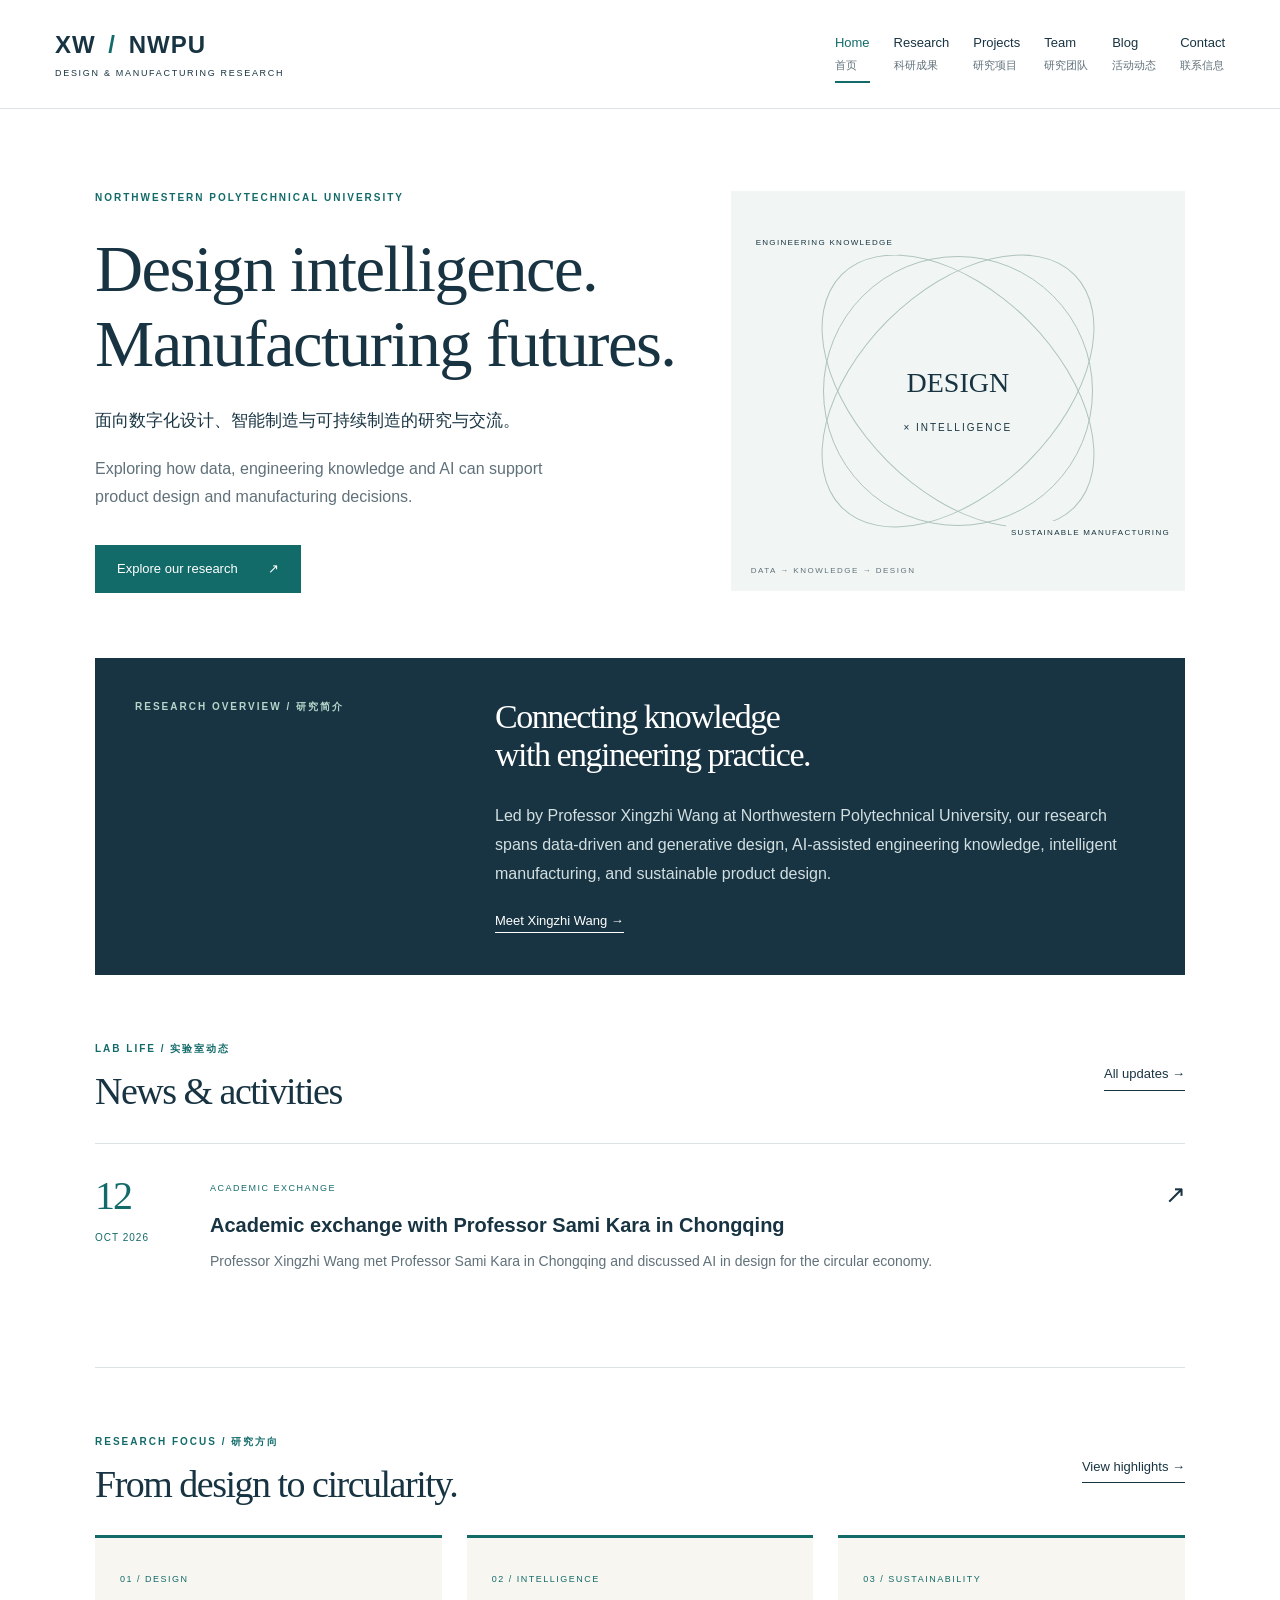
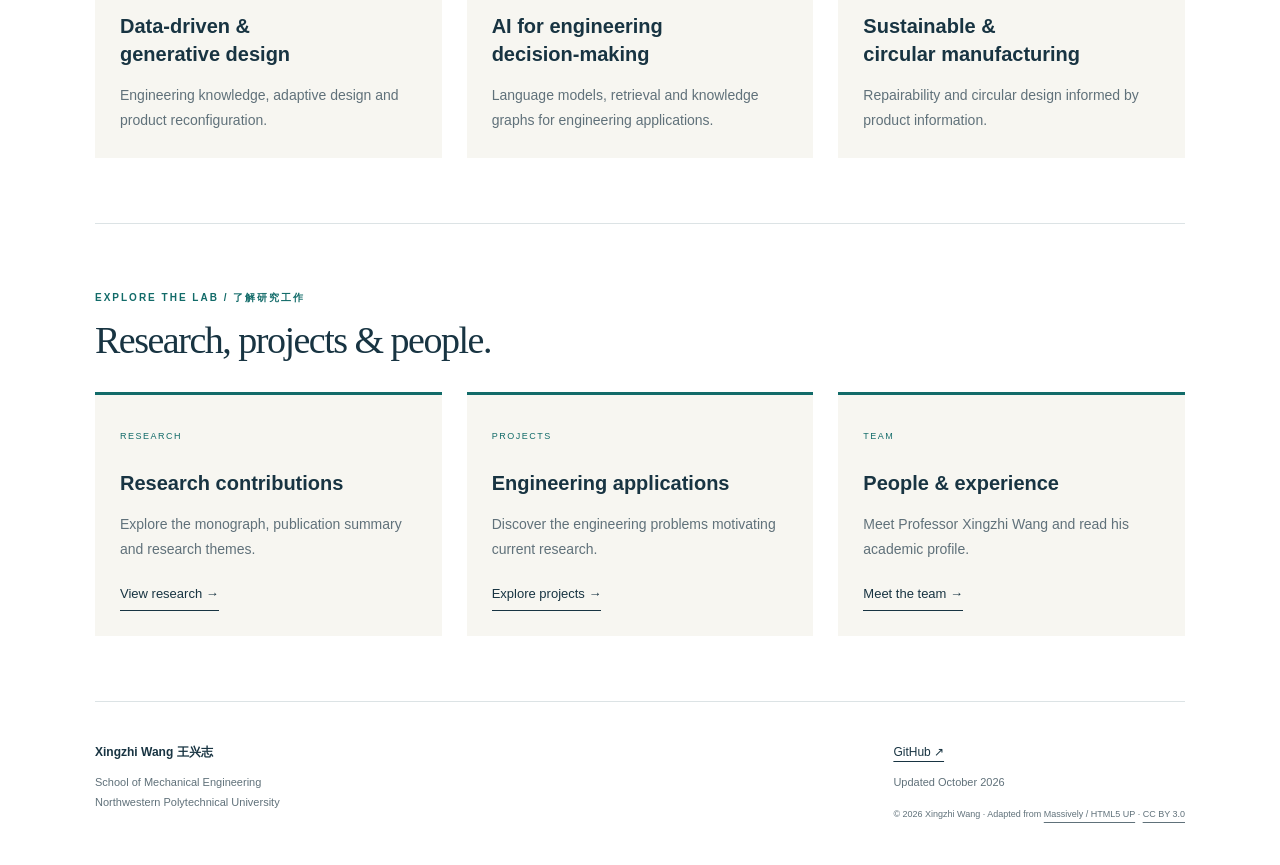
<file: index.html>
<!DOCTYPE html>
<!-- Academic adaptation of Massively by HTML5 UP | CC BY 3.0. -->
<html lang="en"><head><meta charset="utf-8"><meta name="viewport" content="width=device-width, initial-scale=1"><title>Lab & updates | Xingzhi Wang · NWPU</title><meta name="description" content="Design and manufacturing research, lab updates, Xingzhi Wang’s academic profile and research highlights at Northwestern Polytechnical University."><link rel="stylesheet" href="assets/css/lab.css"></head><body>
<a class="skip" href="#main">Skip to content</a>
<header class="site-header"><div class="header-inner"><a class="brand" href="index.html"><b>XW<span> / </span>NWPU</b><small>DESIGN &amp; MANUFACTURING RESEARCH</small></a><nav aria-label="Main navigation"><a href="index.html" aria-current="page">Home<small lang="zh-CN">首页</small></a><a href="research.html">Research<small lang="zh-CN">科研成果</small></a><a href="projects.html">Projects<small lang="zh-CN">研究项目</small></a><a href="team.html">Team<small lang="zh-CN">研究团队</small></a><a href="blog.html">Blog<small lang="zh-CN">活动动态</small></a><a href="contact.html">Contact<small lang="zh-CN">联系信息</small></a></nav></div></header>
<main id="main"><section class="home-hero"><div><p class="eyebrow">NORTHWESTERN POLYTECHNICAL UNIVERSITY</p><h1>Design intelligence.<br>Manufacturing futures.</h1><p class="intro" lang="zh-CN">面向数字化设计、智能制造与可持续制造的研究与交流。</p><p class="hero-copy">Exploring how data, engineering knowledge and AI can support product design and manufacturing decisions.</p><a class="button" href="research.html">Explore our research <span>↗</span></a></div><div class="research-art" aria-label="Research themes: design, intelligence and sustainability"><div class="orbit one"></div><div class="orbit two"></div><div class="orbit three"></div><div class="art-center">DESIGN<br><span>× INTELLIGENCE</span></div><span class="art-tag top">ENGINEERING KNOWLEDGE</span><span class="art-tag bottom">SUSTAINABLE MANUFACTURING</span><span class="art-caption">DATA → KNOWLEDGE → DESIGN</span></div></section>
<section class="overview"><p class="eyebrow">RESEARCH OVERVIEW / 研究简介</p><div><h2>Connecting knowledge<br>with engineering practice.</h2><p>Led by Professor Xingzhi Wang at Northwestern Polytechnical University, our research spans data-driven and generative design, AI-assisted engineering knowledge, intelligent manufacturing, and sustainable product design.</p><a class="text-link" href="profile.html">Meet Xingzhi Wang →</a></div></section>
<section class="news"><div class="section-top"><div><p class="eyebrow">LAB LIFE / 实验室动态</p><h2>News &amp; activities</h2></div><a class="text-link" href="blog.html">All updates →</a></div><article class="news-item"><time datetime="2026-10-12"><b>12</b>OCT 2026</time><div><span class="category">ACADEMIC EXCHANGE</span><h3><a href="blog.html#chongqing-2026">Academic exchange with Professor Sami Kara in Chongqing</a></h3><p>Professor Xingzhi Wang met Professor Sami Kara in Chongqing and discussed AI in design for the circular economy.</p></div><span class="news-mark" aria-hidden="true">↗</span></article></section>
<section class="themes"><div class="section-top"><div><p class="eyebrow">RESEARCH FOCUS / 研究方向</p><h2>From design to circularity.</h2></div><a class="text-link" href="research.html">View highlights →</a></div><div class="theme-grid"><article><span>01 / DESIGN</span><h3>Data-driven &amp;<br>generative design</h3><p>Engineering knowledge, adaptive design and product reconfiguration.</p></article><article><span>02 / INTELLIGENCE</span><h3>AI for engineering<br>decision-making</h3><p>Language models, retrieval and knowledge graphs for engineering applications.</p></article><article><span>03 / SUSTAINABILITY</span><h3>Sustainable &amp;<br>circular manufacturing</h3><p>Repairability and circular design informed by product information.</p></article></div></section><section class="themes"><div class="section-top"><div><p class="eyebrow">EXPLORE THE LAB / 了解研究工作</p><h2>Research, projects &amp; people.</h2></div></div><div class="theme-grid"><article><span>RESEARCH</span><h3>Research contributions</h3><p>Explore the monograph, publication summary and research themes.</p><a class="text-link" href="research.html">View research →</a></article><article><span>PROJECTS</span><h3>Engineering applications</h3><p>Discover the engineering problems motivating current research.</p><a class="text-link" href="projects.html">Explore projects →</a></article><article><span>TEAM</span><h3>People &amp; experience</h3><p>Meet Professor Xingzhi Wang and read his academic profile.</p><a class="text-link" href="team.html">Meet the team →</a></article></div></section></main>
<footer class="site-footer"><div><b>Xingzhi Wang <span lang="zh-CN">王兴志</span></b><p>School of Mechanical Engineering<br>Northwestern Polytechnical University</p></div><div><a href="https://github.com/XingzhiWANG829">GitHub ↗</a><p>Updated October 2026</p><small>© 2026 Xingzhi Wang · Adapted from <a href="https://html5up.net/massively">Massively / HTML5 UP</a> · <a href="https://creativecommons.org/licenses/by/3.0/">CC BY 3.0</a></small></div></footer></body></html>
</file>
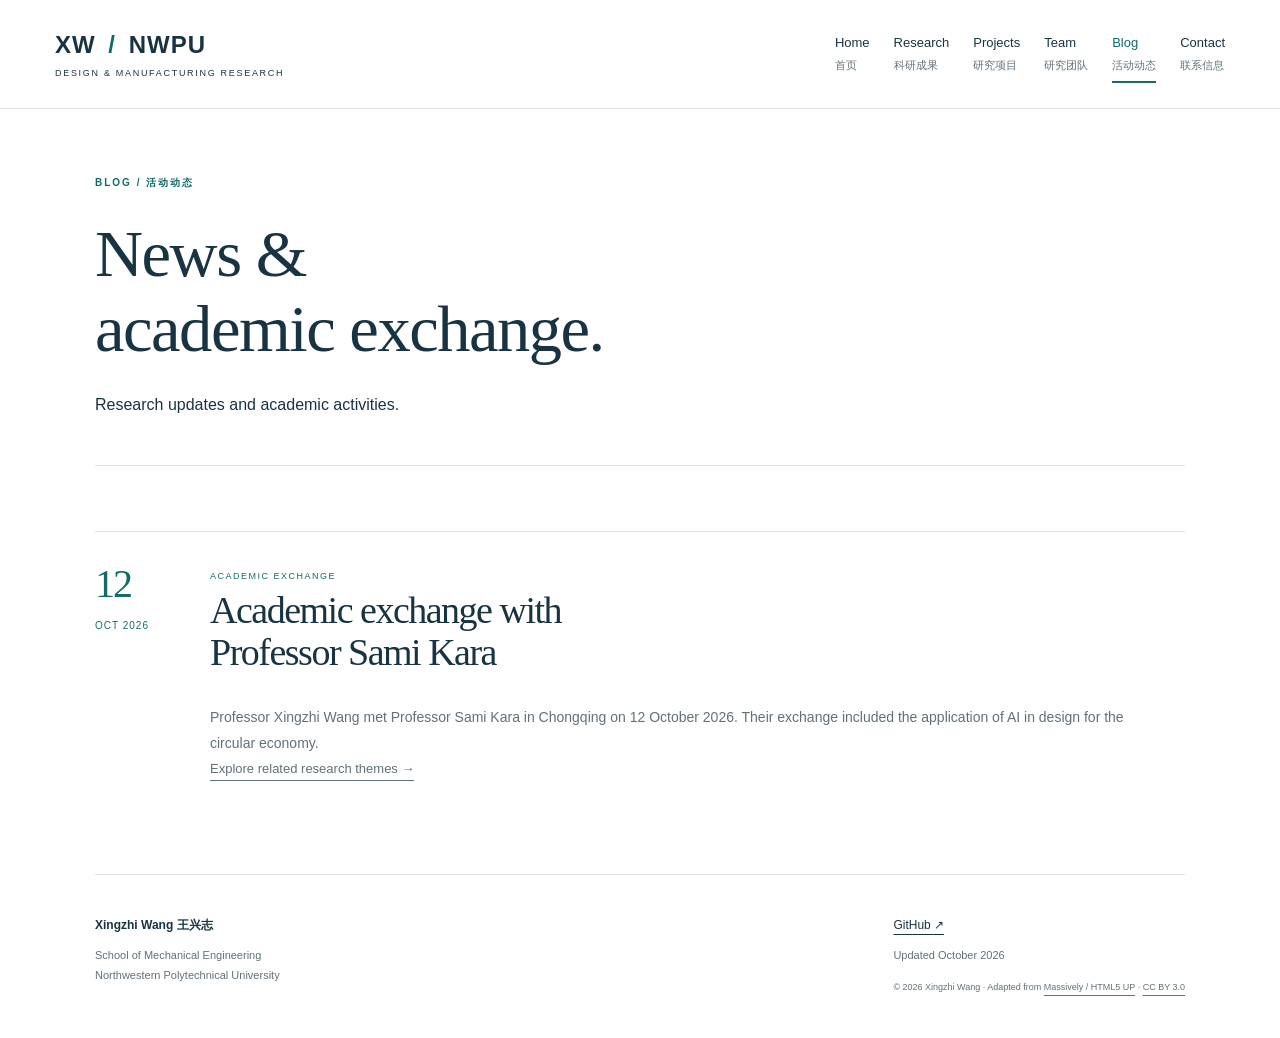
<file: blog.html>
<!DOCTYPE html>
<!-- Academic adaptation of Massively by HTML5 UP | CC BY 3.0. -->
<html lang="en"><head><meta charset="utf-8"><meta name="viewport" content="width=device-width, initial-scale=1"><title>News & activities | Xingzhi Wang · NWPU</title><meta name="description" content="Design and manufacturing research, lab updates, Xingzhi Wang’s academic profile and research highlights at Northwestern Polytechnical University."><link rel="stylesheet" href="assets/css/lab.css"></head><body>
<a class="skip" href="#main">Skip to content</a>
<header class="site-header"><div class="header-inner"><a class="brand" href="index.html"><b>XW<span> / </span>NWPU</b><small>DESIGN &amp; MANUFACTURING RESEARCH</small></a><nav aria-label="Main navigation"><a href="index.html">Home<small lang="zh-CN">首页</small></a><a href="research.html">Research<small lang="zh-CN">科研成果</small></a><a href="projects.html">Projects<small lang="zh-CN">研究项目</small></a><a href="team.html">Team<small lang="zh-CN">研究团队</small></a><a href="blog.html" aria-current="page">Blog<small lang="zh-CN">活动动态</small></a><a href="contact.html">Contact<small lang="zh-CN">联系信息</small></a></nav></div></header>
<main id="main"><div class="page-hero"><p class="eyebrow">BLOG / 活动动态</p><h1>News &amp;<br>academic exchange.</h1><p>Research updates and academic activities.</p></div><section class="news"><article class="news-item" id="chongqing-2026"><time datetime="2026-10-12"><b>12</b>OCT 2026</time><div><span class="category">ACADEMIC EXCHANGE</span><h2>Academic exchange with<br>Professor Sami Kara</h2><p>Professor Xingzhi Wang met Professor Sami Kara in Chongqing on 12 October 2026. Their exchange included the application of AI in design for the circular economy.</p><p><a class="text-link" href="research.html#themes">Explore related research themes →</a></p></div></article></section></main>
<footer class="site-footer"><div><b>Xingzhi Wang <span lang="zh-CN">王兴志</span></b><p>School of Mechanical Engineering<br>Northwestern Polytechnical University</p></div><div><a href="https://github.com/XingzhiWANG829">GitHub ↗</a><p>Updated October 2026</p><small>© 2026 Xingzhi Wang · Adapted from <a href="https://html5up.net/massively">Massively / HTML5 UP</a> · <a href="https://creativecommons.org/licenses/by/3.0/">CC BY 3.0</a></small></div></footer></body></html>
</file>
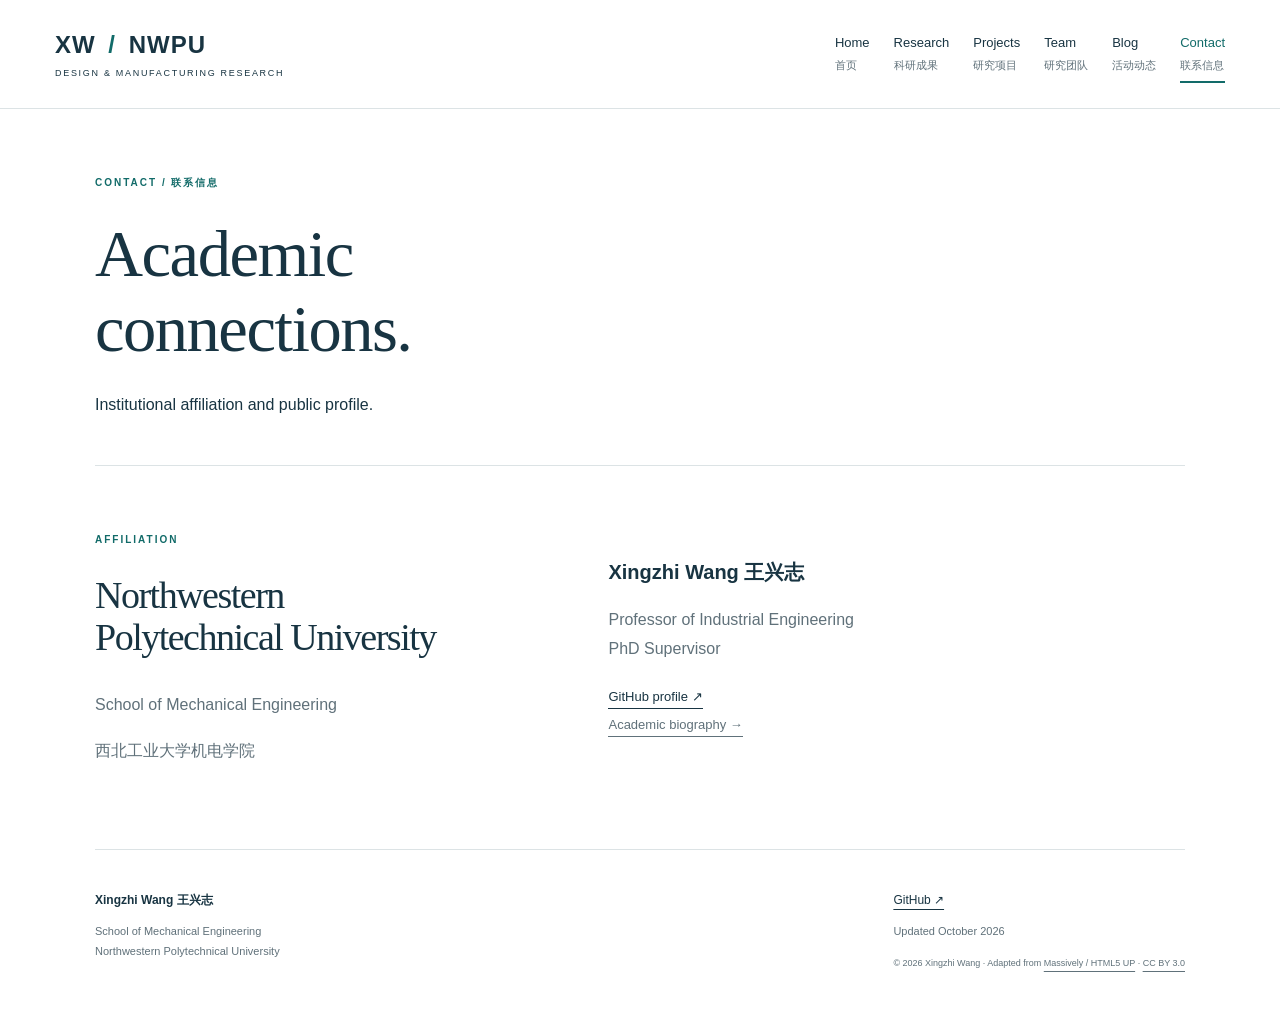
<file: contact.html>
<!DOCTYPE html>
<!-- Academic adaptation of Massively by HTML5 UP | CC BY 3.0. -->
<html lang="en"><head><meta charset="utf-8"><meta name="viewport" content="width=device-width, initial-scale=1"><title>Contact | Xingzhi Wang · NWPU</title><meta name="description" content="Design and manufacturing research, lab updates, Xingzhi Wang’s academic profile and research highlights at Northwestern Polytechnical University."><link rel="stylesheet" href="assets/css/lab.css"></head><body>
<a class="skip" href="#main">Skip to content</a>
<header class="site-header"><div class="header-inner"><a class="brand" href="index.html"><b>XW<span> / </span>NWPU</b><small>DESIGN &amp; MANUFACTURING RESEARCH</small></a><nav aria-label="Main navigation"><a href="index.html">Home<small lang="zh-CN">首页</small></a><a href="research.html">Research<small lang="zh-CN">科研成果</small></a><a href="projects.html">Projects<small lang="zh-CN">研究项目</small></a><a href="team.html">Team<small lang="zh-CN">研究团队</small></a><a href="blog.html">Blog<small lang="zh-CN">活动动态</small></a><a href="contact.html" aria-current="page">Contact<small lang="zh-CN">联系信息</small></a></nav></div></header>
<main id="main"><div class="page-hero"><p class="eyebrow">CONTACT / 联系信息</p><h1>Academic<br>connections.</h1><p>Institutional affiliation and public profile.</p></div><section class="feature"><div><p class="eyebrow">AFFILIATION</p><h2>Northwestern<br>Polytechnical University</h2><p>School of Mechanical Engineering</p><p lang="zh-CN">西北工业大学机电学院</p></div><div><h3>Xingzhi Wang <span lang="zh-CN">王兴志</span></h3><p>Professor of Industrial Engineering<br>PhD Supervisor</p><a class="text-link" href="https://github.com/XingzhiWANG829">GitHub profile ↗</a><p><a class="text-link" href="profile.html">Academic biography →</a></p></div></section></main>
<footer class="site-footer"><div><b>Xingzhi Wang <span lang="zh-CN">王兴志</span></b><p>School of Mechanical Engineering<br>Northwestern Polytechnical University</p></div><div><a href="https://github.com/XingzhiWANG829">GitHub ↗</a><p>Updated October 2026</p><small>© 2026 Xingzhi Wang · Adapted from <a href="https://html5up.net/massively">Massively / HTML5 UP</a> · <a href="https://creativecommons.org/licenses/by/3.0/">CC BY 3.0</a></small></div></footer></body></html>
</file>
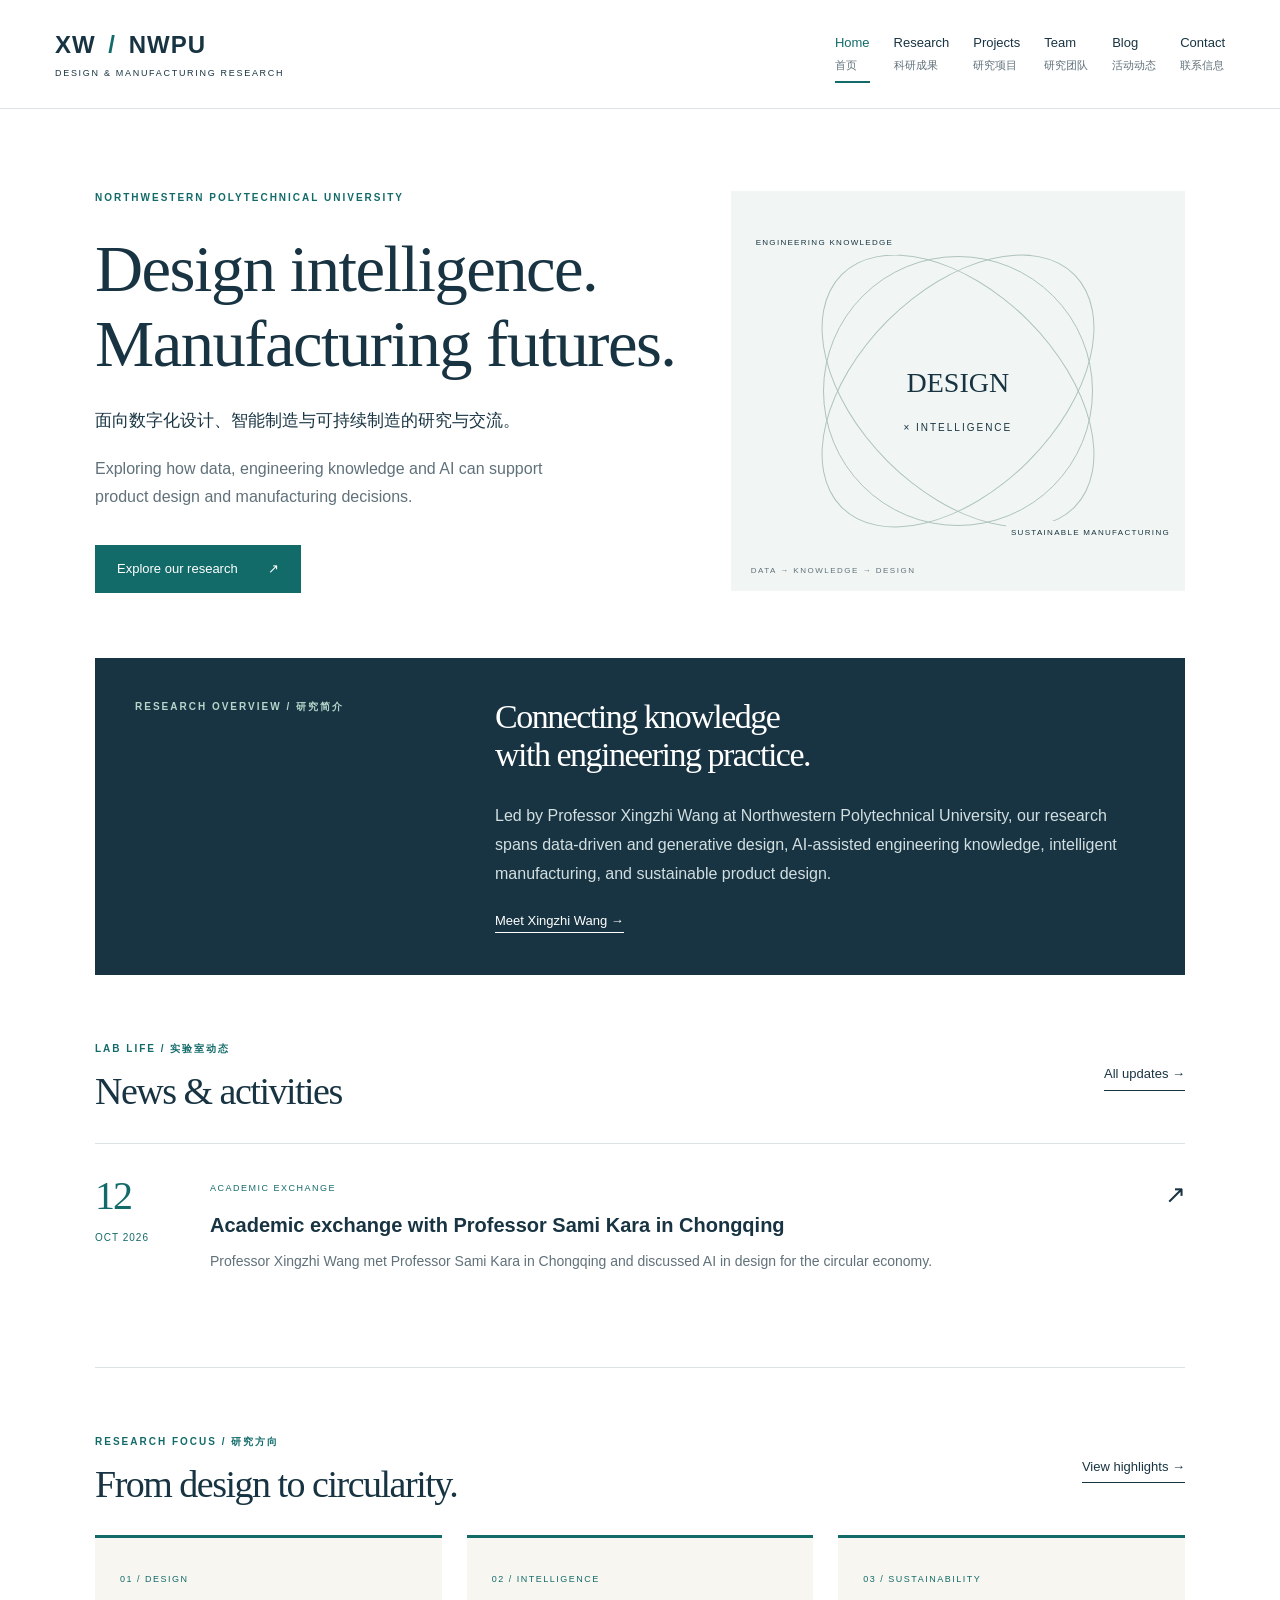
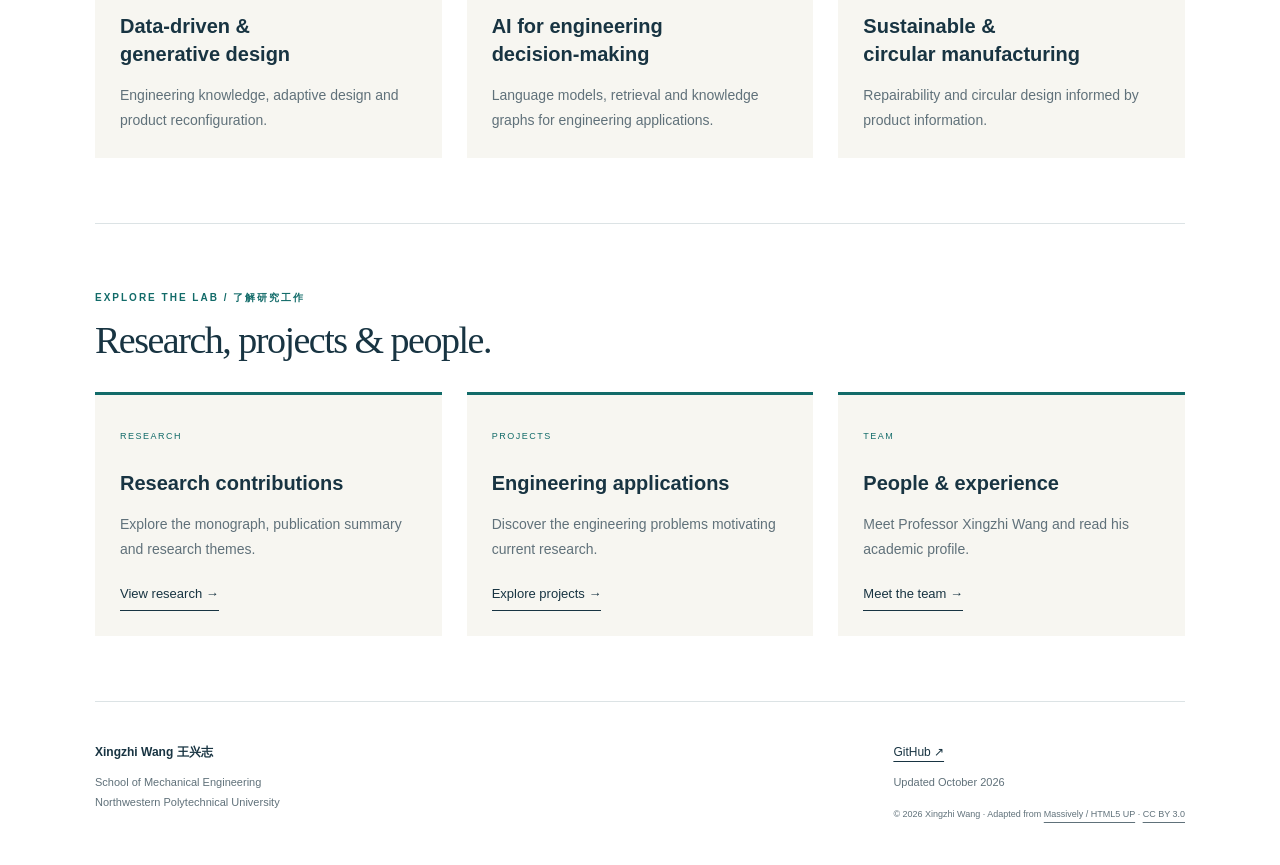
<file: elements.html>
<!DOCTYPE html>
<html lang="en"><head><meta charset="utf-8"><meta name="viewport" content="width=device-width, initial-scale=1"><meta name="robots" content="noindex"><meta http-equiv="refresh" content="0; url=index.html"><title>Xingzhi Wang | Academic profile</title><link rel="canonical" href="https://xingzhiwang829.github.io/"></head><body><p>This page has moved to <a href="index.html">Xingzhi Wang’s academic profile</a>.</p></body></html>
</file>
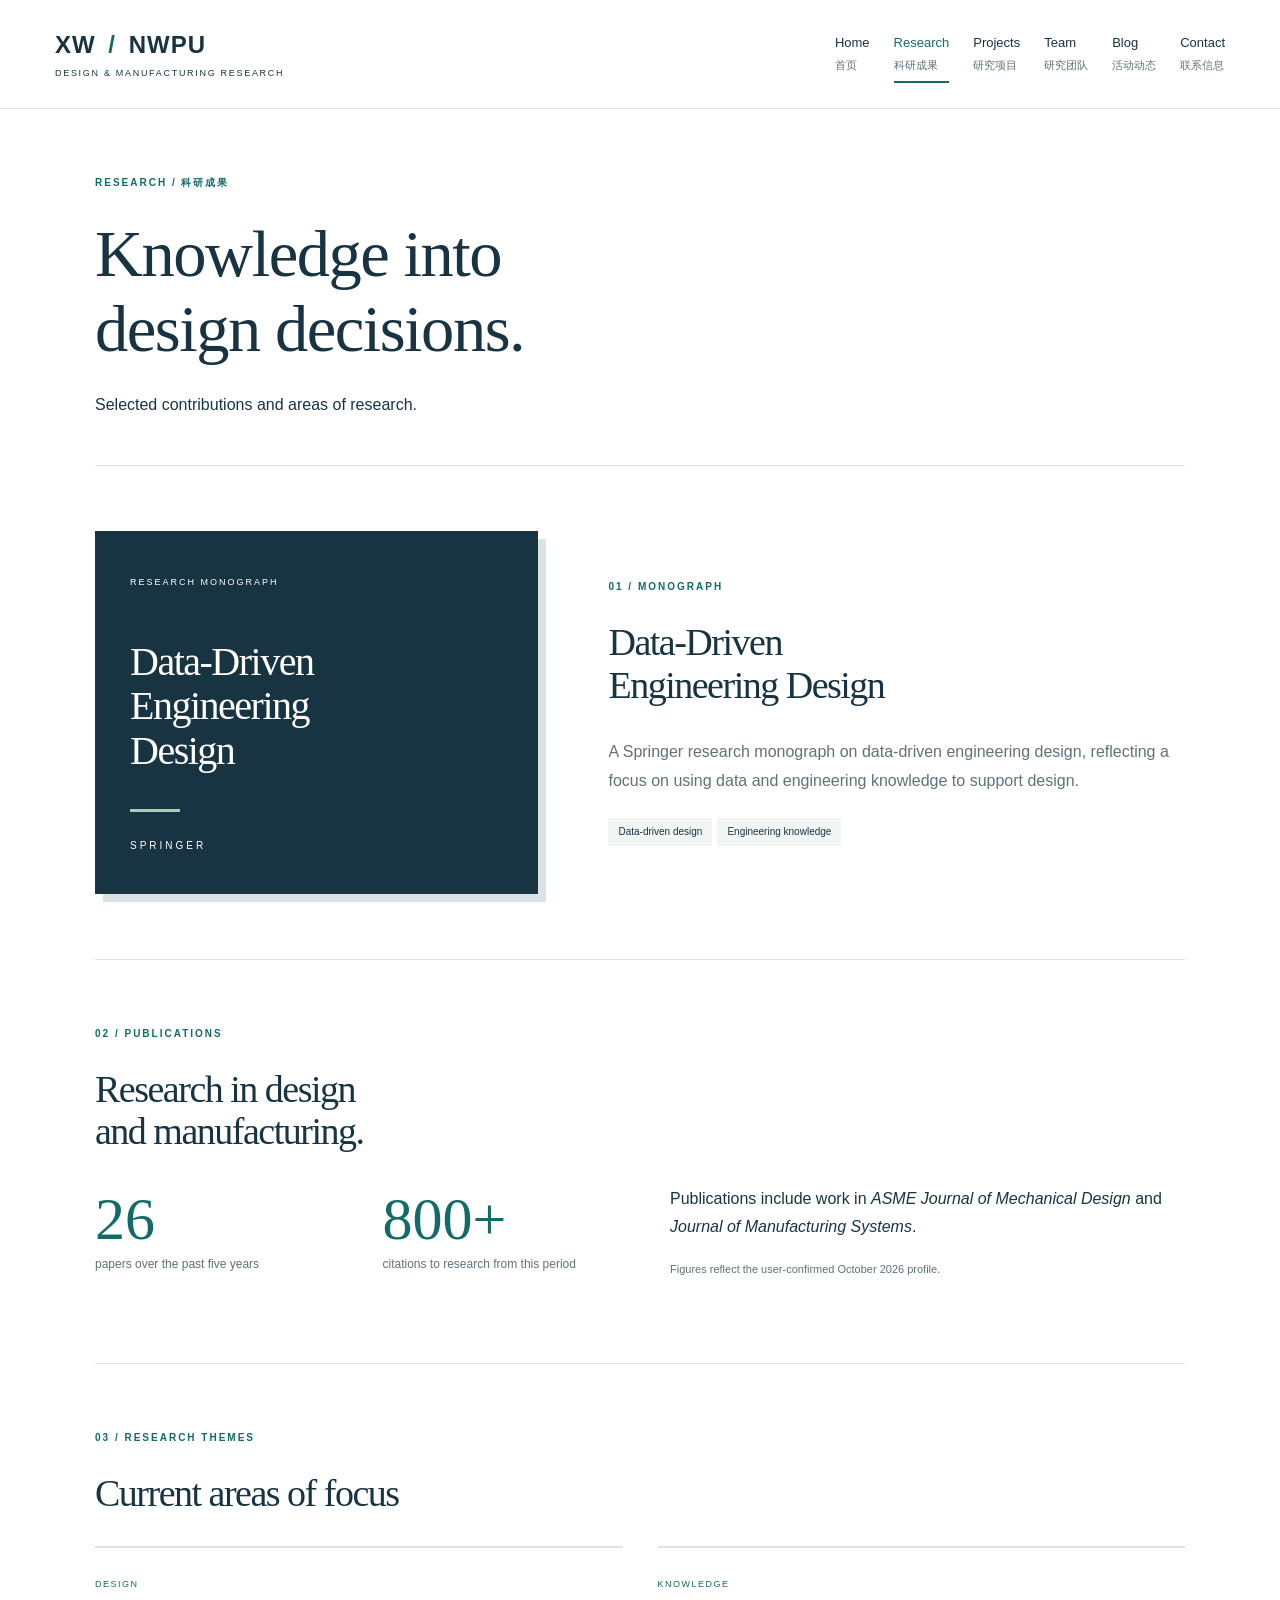
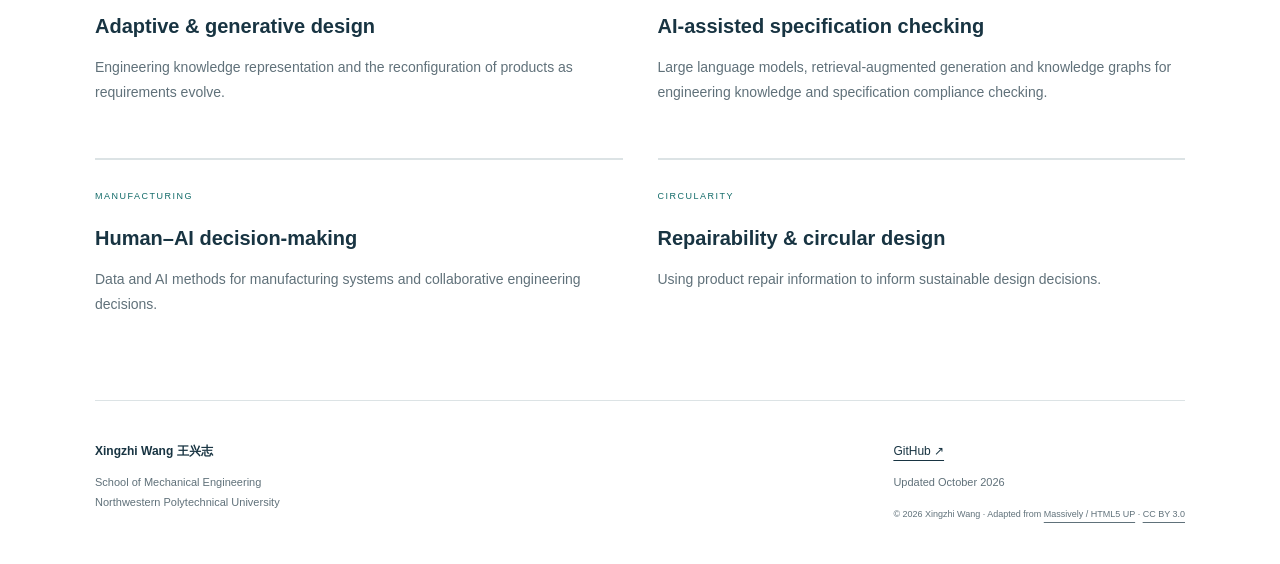
<file: highlights.html>
<!DOCTYPE html><html lang="en"><head><meta charset="utf-8"><meta name="viewport" content="width=device-width, initial-scale=1"><meta http-equiv="refresh" content="0; url=research.html"><title>Research | Xingzhi Wang</title></head><body><p>Research highlights are now on the <a href="research.html">Research page</a>.</p></body></html>
</file>
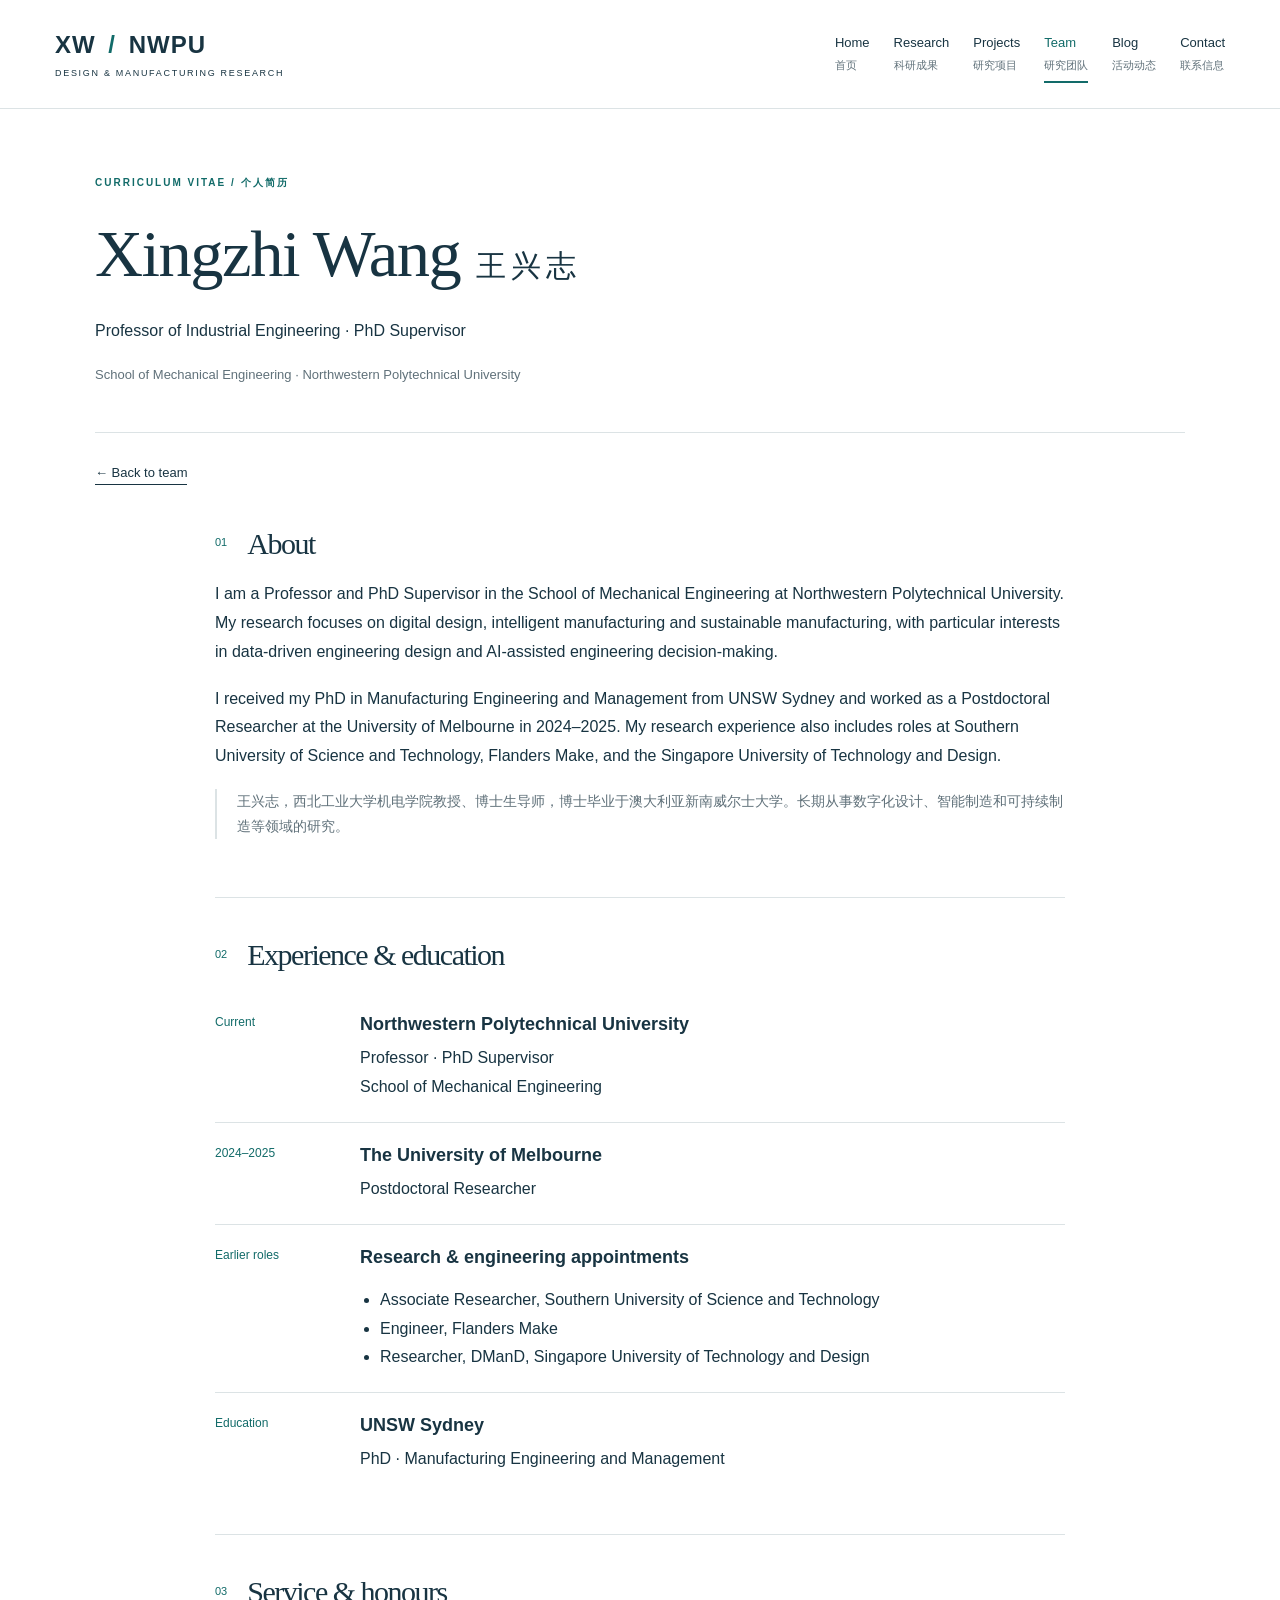
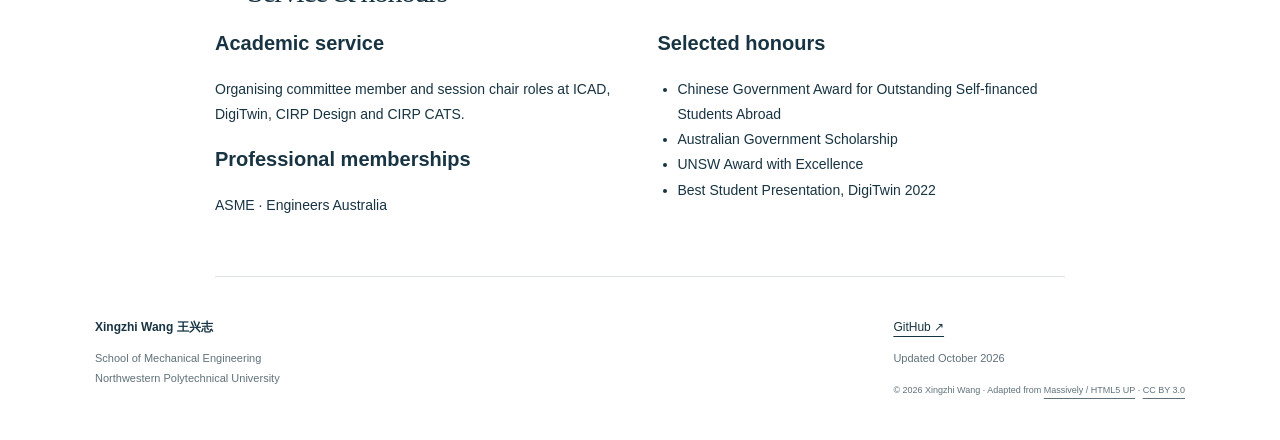
<file: profile.html>
<!DOCTYPE html>
<!-- Academic adaptation of Massively by HTML5 UP | CC BY 3.0. -->
<html lang="en"><head><meta charset="utf-8"><meta name="viewport" content="width=device-width, initial-scale=1"><title>Curriculum vitae | Xingzhi Wang · NWPU</title><meta name="description" content="Design and manufacturing research, lab updates, Xingzhi Wang’s academic profile and research highlights at Northwestern Polytechnical University."><link rel="stylesheet" href="assets/css/lab.css"></head><body>
<a class="skip" href="#main">Skip to content</a>
<header class="site-header"><div class="header-inner"><a class="brand" href="index.html"><b>XW<span> / </span>NWPU</b><small>DESIGN &amp; MANUFACTURING RESEARCH</small></a><nav aria-label="Main navigation"><a href="index.html">Home<small lang="zh-CN">首页</small></a><a href="research.html">Research<small lang="zh-CN">科研成果</small></a><a href="projects.html">Projects<small lang="zh-CN">研究项目</small></a><a href="team.html" aria-current="page">Team<small lang="zh-CN">研究团队</small></a><a href="blog.html">Blog<small lang="zh-CN">活动动态</small></a><a href="contact.html">Contact<small lang="zh-CN">联系信息</small></a></nav></div></header>
<main id="main"><div class="page-hero"><p class="eyebrow">CURRICULUM VITAE / 个人简历</p><h1>Xingzhi Wang <span lang="zh-CN">王兴志</span></h1><p>Professor of Industrial Engineering · PhD Supervisor</p><p class="quiet">School of Mechanical Engineering · Northwestern Polytechnical University</p></div><p class="profile-back"><a class="text-link" href="team.html">← Back to team</a></p><div class="cv-content">    <section id="about" aria-labelledby="about-title">
      <div class="section-heading"><span class="number">01</span><h2 id="about-title">About</h2></div>
      <p>I am a Professor and PhD Supervisor in the School of Mechanical Engineering at Northwestern Polytechnical University. My research focuses on digital design, intelligent manufacturing and sustainable manufacturing, with particular interests in data-driven engineering design and AI-assisted engineering decision-making.</p>
      <p>I received my PhD in Manufacturing Engineering and Management from UNSW Sydney and worked as a Postdoctoral Researcher at the University of Melbourne in 2024–2025. My research experience also includes roles at Southern University of Science and Technology, Flanders Make, and the Singapore University of Technology and Design.</p>
      <p lang="zh-CN" class="bio-cn">王兴志，西北工业大学机电学院教授、博士生导师，博士毕业于澳大利亚新南威尔士大学。长期从事数字化设计、智能制造和可持续制造等领域的研究。</p>
    </section>    <section id="experience" aria-labelledby="experience-title">
      <div class="section-heading"><span class="number">02</span><h2 id="experience-title">Experience &amp; education</h2></div>
      <div class="timeline">
        <article><p class="period">Current</p><div><h3>Northwestern Polytechnical University</h3><p>Professor · PhD Supervisor<br>School of Mechanical Engineering</p></div></article>
        <article><p class="period">2024–2025</p><div><h3>The University of Melbourne</h3><p>Postdoctoral Researcher</p></div></article>
        <article><p class="period">Earlier roles</p><div><h3>Research &amp; engineering appointments</h3><ul><li>Associate Researcher, Southern University of Science and Technology</li><li>Engineer, Flanders Make</li><li>Researcher, DManD, Singapore University of Technology and Design</li></ul></div></article>
        <article><p class="period">Education</p><div><h3>UNSW Sydney</h3><p>PhD · Manufacturing Engineering and Management</p></div></article>
      </div>
    </section>    <section id="service" aria-labelledby="service-title">
      <div class="section-heading"><span class="number">03</span><h2 id="service-title">Service &amp; honours</h2></div>
      <div class="service-grid"><div><h3>Academic service</h3><p>Organising committee member and session chair roles at ICAD, DigiTwin, CIRP Design and CIRP CATS.</p><h3>Professional memberships</h3><p>ASME · Engineers Australia</p></div><div><h3>Selected honours</h3><ul><li>Chinese Government Award for Outstanding Self-financed Students Abroad</li><li>Australian Government Scholarship</li><li>UNSW Award with Excellence</li><li>Best Student Presentation, DigiTwin 2022</li></ul></div></div>
    </section></div></main>
<footer class="site-footer"><div><b>Xingzhi Wang <span lang="zh-CN">王兴志</span></b><p>School of Mechanical Engineering<br>Northwestern Polytechnical University</p></div><div><a href="https://github.com/XingzhiWANG829">GitHub ↗</a><p>Updated October 2026</p><small>© 2026 Xingzhi Wang · Adapted from <a href="https://html5up.net/massively">Massively / HTML5 UP</a> · <a href="https://creativecommons.org/licenses/by/3.0/">CC BY 3.0</a></small></div></footer></body></html>
</file>
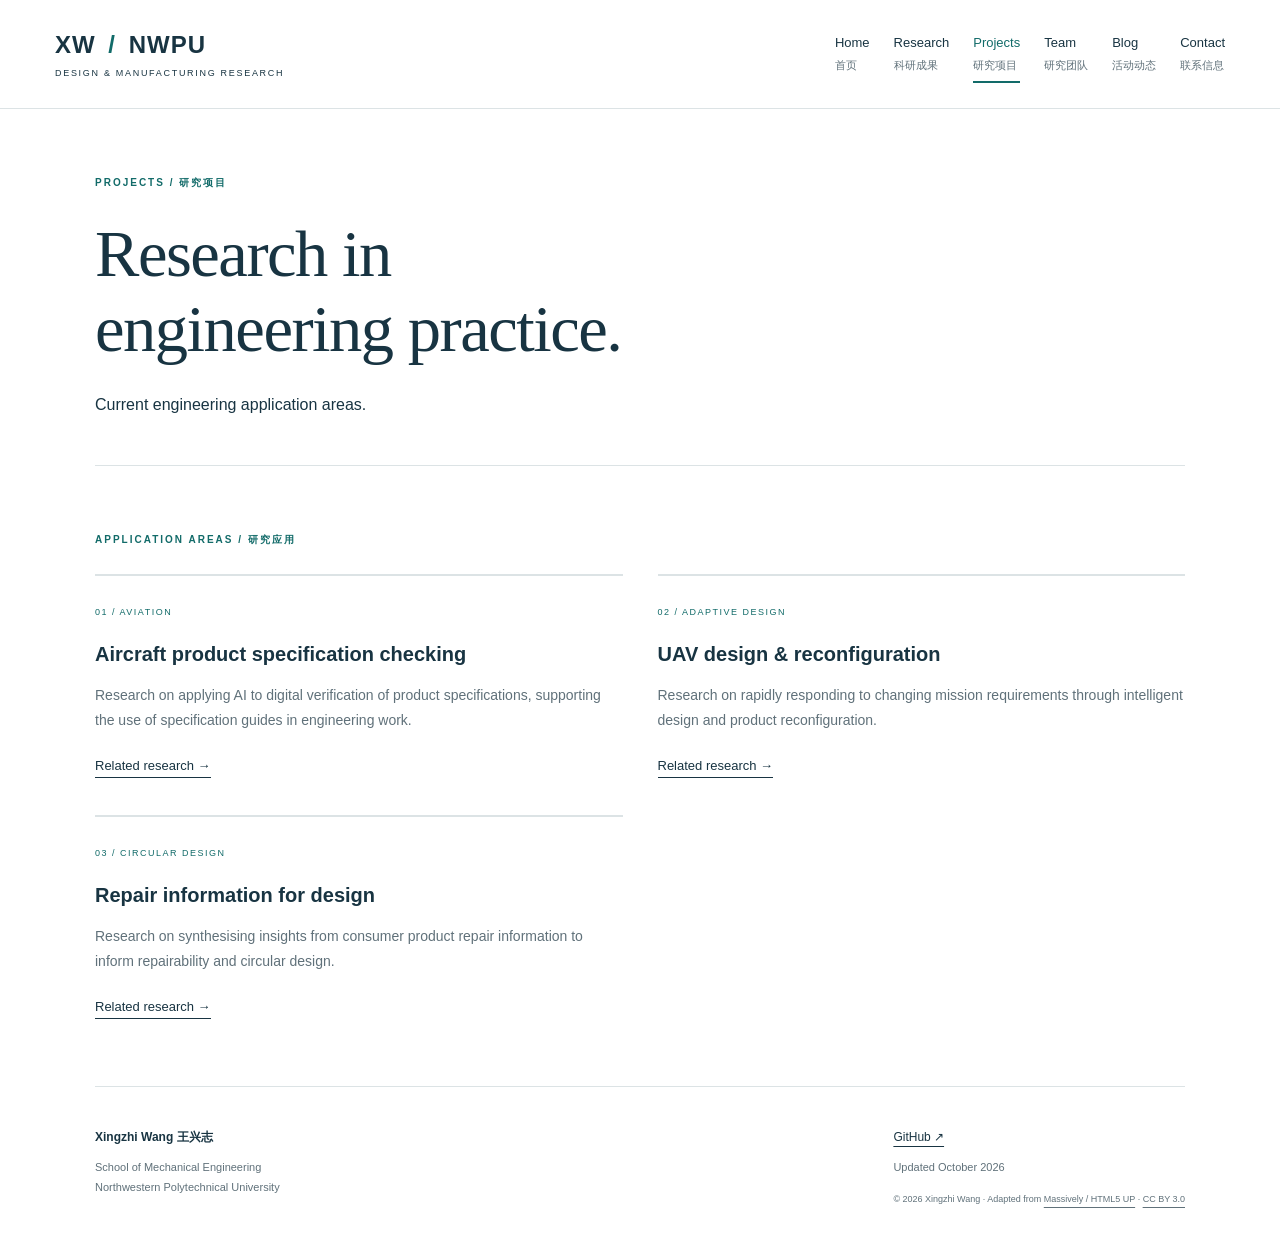
<file: projects.html>
<!DOCTYPE html>
<!-- Academic adaptation of Massively by HTML5 UP | CC BY 3.0. -->
<html lang="en"><head><meta charset="utf-8"><meta name="viewport" content="width=device-width, initial-scale=1"><title>Projects | Xingzhi Wang · NWPU</title><meta name="description" content="Design and manufacturing research, lab updates, Xingzhi Wang’s academic profile and research highlights at Northwestern Polytechnical University."><link rel="stylesheet" href="assets/css/lab.css"></head><body>
<a class="skip" href="#main">Skip to content</a>
<header class="site-header"><div class="header-inner"><a class="brand" href="index.html"><b>XW<span> / </span>NWPU</b><small>DESIGN &amp; MANUFACTURING RESEARCH</small></a><nav aria-label="Main navigation"><a href="index.html">Home<small lang="zh-CN">首页</small></a><a href="research.html">Research<small lang="zh-CN">科研成果</small></a><a href="projects.html" aria-current="page">Projects<small lang="zh-CN">研究项目</small></a><a href="team.html">Team<small lang="zh-CN">研究团队</small></a><a href="blog.html">Blog<small lang="zh-CN">活动动态</small></a><a href="contact.html">Contact<small lang="zh-CN">联系信息</small></a></nav></div></header>
<main id="main"><div class="page-hero"><p class="eyebrow">PROJECTS / 研究项目</p><h1>Research in<br>engineering practice.</h1><p>Current engineering application areas.</p></div><section class="research-detail"><p class="eyebrow">APPLICATION AREAS / 研究应用</p><div class="detail-grid"><article><span>01 / AVIATION</span><h3>Aircraft product specification checking</h3><p>Research on applying AI to digital verification of product specifications, supporting the use of specification guides in engineering work.</p><a class="text-link" href="research.html#themes">Related research →</a></article><article><span>02 / ADAPTIVE DESIGN</span><h3>UAV design &amp; reconfiguration</h3><p>Research on rapidly responding to changing mission requirements through intelligent design and product reconfiguration.</p><a class="text-link" href="research.html#themes">Related research →</a></article><article><span>03 / CIRCULAR DESIGN</span><h3>Repair information for design</h3><p>Research on synthesising insights from consumer product repair information to inform repairability and circular design.</p><a class="text-link" href="research.html#themes">Related research →</a></article></div></section></main>
<footer class="site-footer"><div><b>Xingzhi Wang <span lang="zh-CN">王兴志</span></b><p>School of Mechanical Engineering<br>Northwestern Polytechnical University</p></div><div><a href="https://github.com/XingzhiWANG829">GitHub ↗</a><p>Updated October 2026</p><small>© 2026 Xingzhi Wang · Adapted from <a href="https://html5up.net/massively">Massively / HTML5 UP</a> · <a href="https://creativecommons.org/licenses/by/3.0/">CC BY 3.0</a></small></div></footer></body></html>
</file>
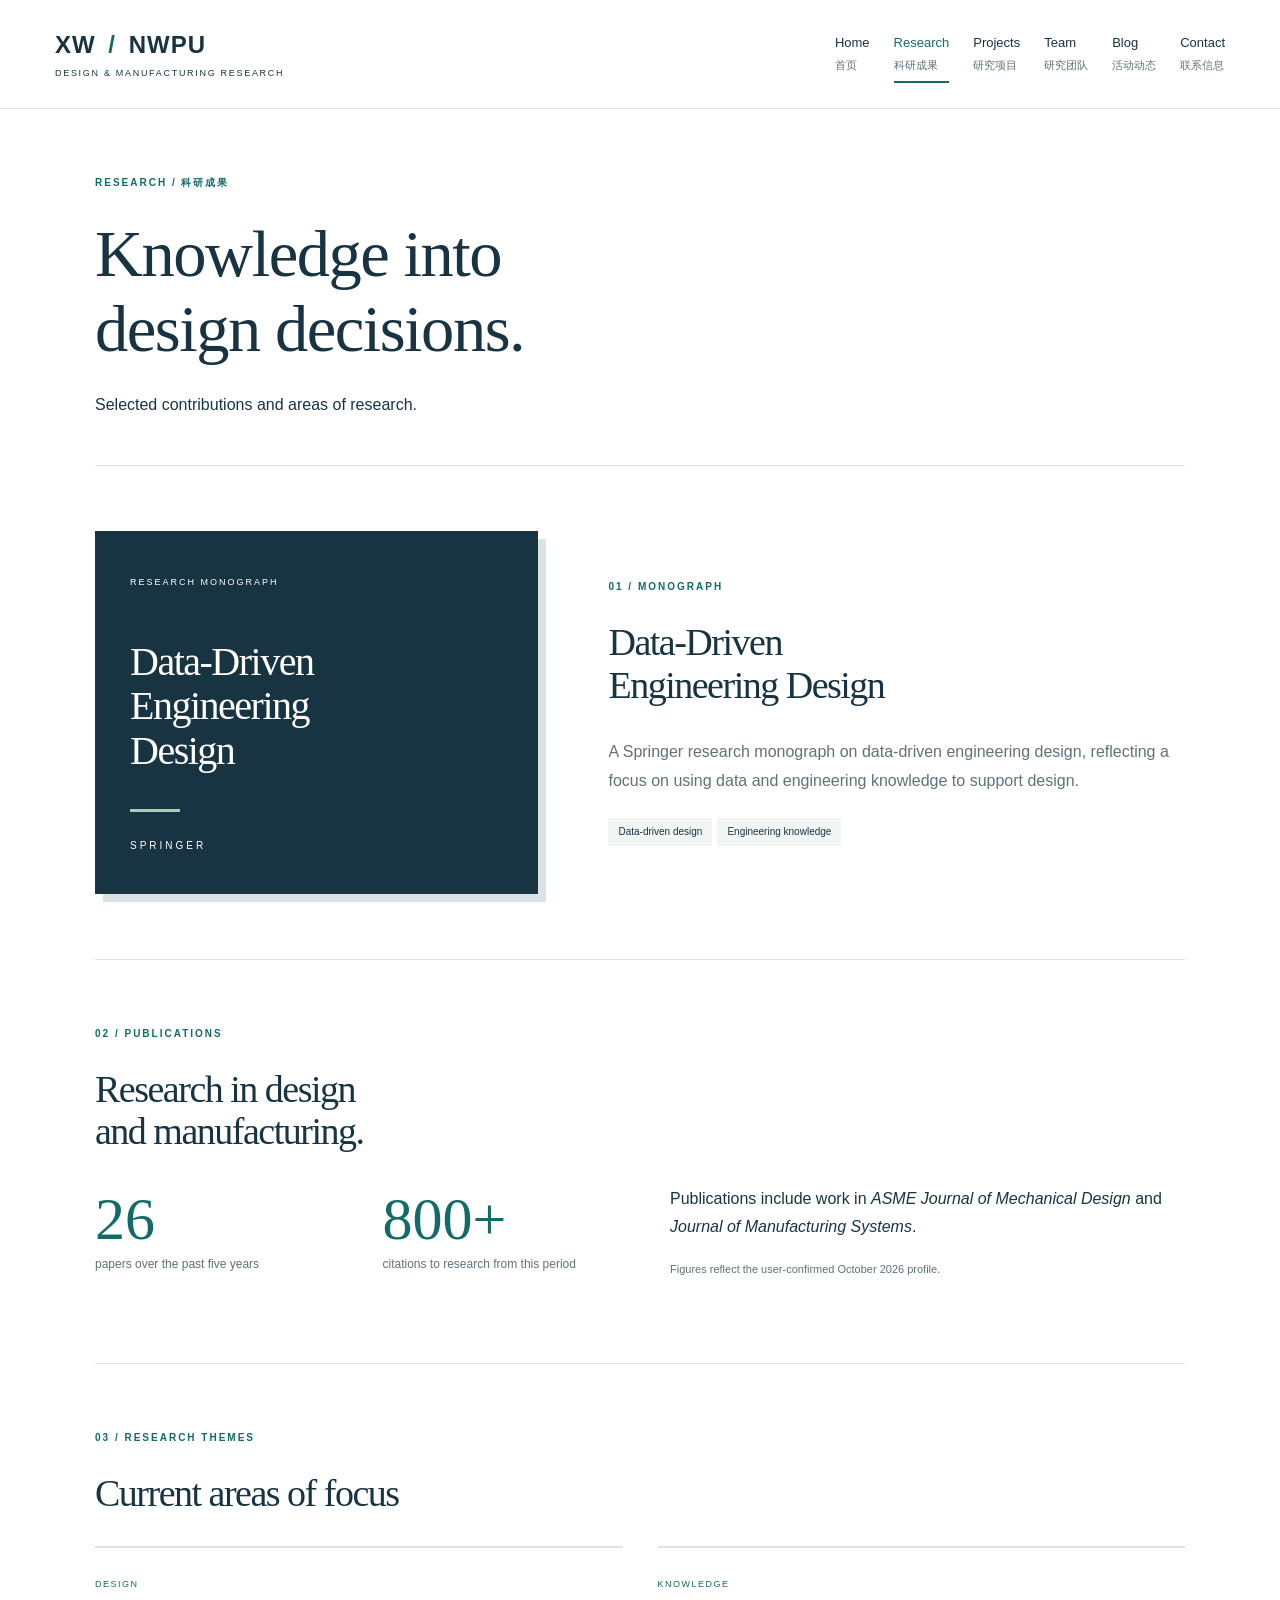
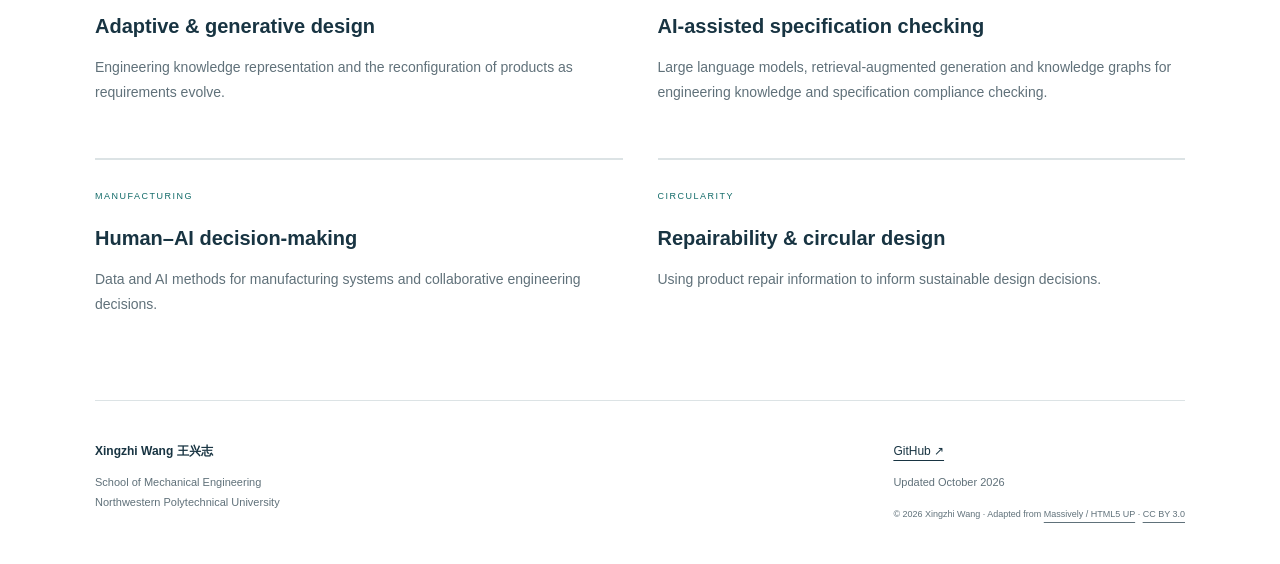
<file: research.html>
<!DOCTYPE html>
<!-- Academic adaptation of Massively by HTML5 UP | CC BY 3.0. -->
<html lang="en"><head><meta charset="utf-8"><meta name="viewport" content="width=device-width, initial-scale=1"><title>Research | Xingzhi Wang · NWPU</title><meta name="description" content="Design and manufacturing research, lab updates, Xingzhi Wang’s academic profile and research highlights at Northwestern Polytechnical University."><link rel="stylesheet" href="assets/css/lab.css"></head><body>
<a class="skip" href="#main">Skip to content</a>
<header class="site-header"><div class="header-inner"><a class="brand" href="index.html"><b>XW<span> / </span>NWPU</b><small>DESIGN &amp; MANUFACTURING RESEARCH</small></a><nav aria-label="Main navigation"><a href="index.html">Home<small lang="zh-CN">首页</small></a><a href="research.html" aria-current="page">Research<small lang="zh-CN">科研成果</small></a><a href="projects.html">Projects<small lang="zh-CN">研究项目</small></a><a href="team.html">Team<small lang="zh-CN">研究团队</small></a><a href="blog.html">Blog<small lang="zh-CN">活动动态</small></a><a href="contact.html">Contact<small lang="zh-CN">联系信息</small></a></nav></div></header>
<main id="main"><div class="page-hero"><p class="eyebrow">RESEARCH / 科研成果</p><h1>Knowledge into<br>design decisions.</h1><p>Selected contributions and areas of research.</p></div>
<section class="feature"><div class="book-cover" aria-label="Typographic presentation of the monograph title, not the publisher’s book cover"><span>RESEARCH MONOGRAPH</span><h2>Data-Driven<br>Engineering<br>Design</h2><div class="book-rule"></div><small>SPRINGER</small></div><div><p class="eyebrow">01 / MONOGRAPH</p><h2>Data-Driven<br>Engineering Design</h2><p>A Springer research monograph on data-driven engineering design, reflecting a focus on using data and engineering knowledge to support design.</p><span class="tag">Data-driven design</span><span class="tag">Engineering knowledge</span></div></section>
<section class="publication"><p class="eyebrow">02 / PUBLICATIONS</p><h2>Research in design<br>and manufacturing.</h2><div class="publication-grid"><div class="metric"><strong>26</strong><span>papers over the past five years</span></div><div class="metric"><strong>800+</strong><span>citations to research from this period</span></div><div><p>Publications include work in <cite>ASME Journal of Mechanical Design</cite> and <cite>Journal of Manufacturing Systems</cite>.</p><p class="quiet small">Figures reflect the user-confirmed October 2026 profile.</p></div></div></section>
<section class="research-detail" id="themes"><p class="eyebrow">03 / RESEARCH THEMES</p><h2>Current areas of focus</h2><div class="detail-grid"><article><span>DESIGN</span><h3>Adaptive &amp; generative design</h3><p>Engineering knowledge representation and the reconfiguration of products as requirements evolve.</p></article><article><span>KNOWLEDGE</span><h3>AI-assisted specification checking</h3><p>Large language models, retrieval-augmented generation and knowledge graphs for engineering knowledge and specification compliance checking.</p></article><article><span>MANUFACTURING</span><h3>Human–AI decision-making</h3><p>Data and AI methods for manufacturing systems and collaborative engineering decisions.</p></article><article><span>CIRCULARITY</span><h3>Repairability &amp; circular design</h3><p>Using product repair information to inform sustainable design decisions.</p></article></div></section></main>
<footer class="site-footer"><div><b>Xingzhi Wang <span lang="zh-CN">王兴志</span></b><p>School of Mechanical Engineering<br>Northwestern Polytechnical University</p></div><div><a href="https://github.com/XingzhiWANG829">GitHub ↗</a><p>Updated October 2026</p><small>© 2026 Xingzhi Wang · Adapted from <a href="https://html5up.net/massively">Massively / HTML5 UP</a> · <a href="https://creativecommons.org/licenses/by/3.0/">CC BY 3.0</a></small></div></footer></body></html>
</file>
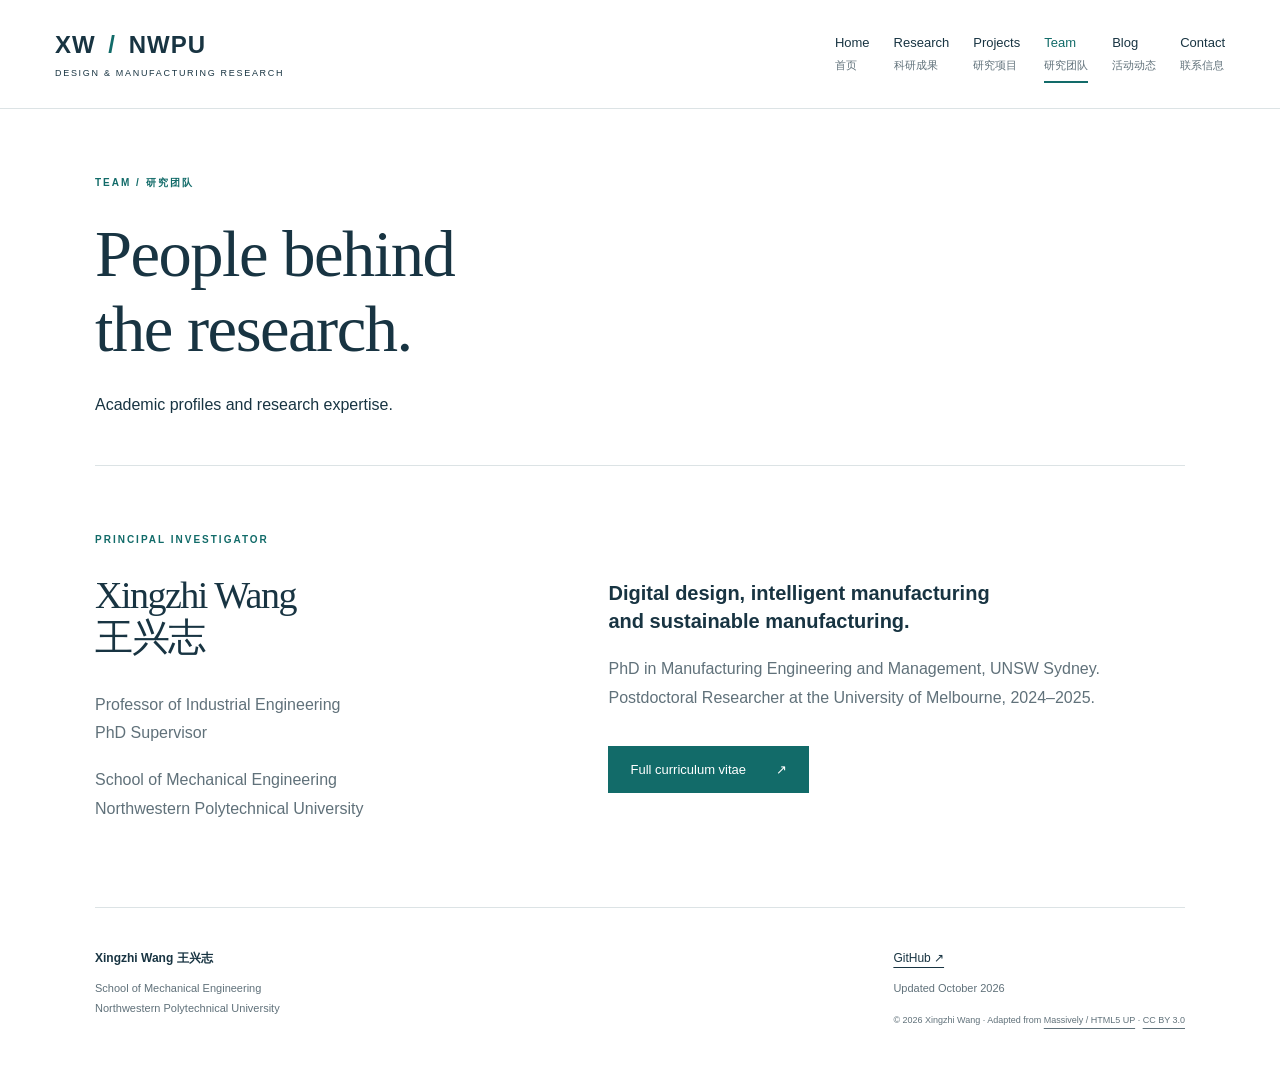
<file: team.html>
<!DOCTYPE html>
<!-- Academic adaptation of Massively by HTML5 UP | CC BY 3.0. -->
<html lang="en"><head><meta charset="utf-8"><meta name="viewport" content="width=device-width, initial-scale=1"><title>Team | Xingzhi Wang · NWPU</title><meta name="description" content="Design and manufacturing research, lab updates, Xingzhi Wang’s academic profile and research highlights at Northwestern Polytechnical University."><link rel="stylesheet" href="assets/css/lab.css"></head><body>
<a class="skip" href="#main">Skip to content</a>
<header class="site-header"><div class="header-inner"><a class="brand" href="index.html"><b>XW<span> / </span>NWPU</b><small>DESIGN &amp; MANUFACTURING RESEARCH</small></a><nav aria-label="Main navigation"><a href="index.html">Home<small lang="zh-CN">首页</small></a><a href="research.html">Research<small lang="zh-CN">科研成果</small></a><a href="projects.html">Projects<small lang="zh-CN">研究项目</small></a><a href="team.html" aria-current="page">Team<small lang="zh-CN">研究团队</small></a><a href="blog.html">Blog<small lang="zh-CN">活动动态</small></a><a href="contact.html">Contact<small lang="zh-CN">联系信息</small></a></nav></div></header>
<main id="main"><div class="page-hero"><p class="eyebrow">TEAM / 研究团队</p><h1>People behind<br>the research.</h1><p>Academic profiles and research expertise.</p></div><section class="feature"><div><p class="eyebrow">PRINCIPAL INVESTIGATOR</p><h2>Xingzhi Wang<br><span lang="zh-CN">王兴志</span></h2><p>Professor of Industrial Engineering<br>PhD Supervisor</p><p>School of Mechanical Engineering<br>Northwestern Polytechnical University</p></div><div><h3>Digital design, intelligent manufacturing<br>and sustainable manufacturing.</h3><p>PhD in Manufacturing Engineering and Management, UNSW Sydney. Postdoctoral Researcher at the University of Melbourne, 2024–2025.</p><a class="button" href="profile.html">Full curriculum vitae <span>↗</span></a></div></section></main>
<footer class="site-footer"><div><b>Xingzhi Wang <span lang="zh-CN">王兴志</span></b><p>School of Mechanical Engineering<br>Northwestern Polytechnical University</p></div><div><a href="https://github.com/XingzhiWANG829">GitHub ↗</a><p>Updated October 2026</p><small>© 2026 Xingzhi Wang · Adapted from <a href="https://html5up.net/massively">Massively / HTML5 UP</a> · <a href="https://creativecommons.org/licenses/by/3.0/">CC BY 3.0</a></small></div></footer></body></html>
</file>
<file: assets/css/lab.css>
:root{--ink:#183442;--muted:#60717a;--teal:#126b69;--line:#dce3e5;--wash:#f1f5f3;--warm:#f7f6f1}*{box-sizing:border-box}body{margin:0;color:var(--ink);background:#fff;font:16px/1.8 -apple-system,BlinkMacSystemFont,"Segoe UI",Arial,sans-serif}a{color:inherit;text-underline-offset:5px}a:hover{color:var(--teal)}a:focus-visible{outline:3px solid #b77e36;outline-offset:5px}h1,h2,h3,p{margin-top:0}h1,h2{font-family:Georgia,"Times New Roman",serif;font-weight:400;line-height:1.12;letter-spacing:-1.5px}h1{font-size:clamp(40px,5.2vw,70px);margin-bottom:25px}h2{font-size:38px}h3{font-size:20px;line-height:1.4;font-weight:600}p{margin-bottom:18px}.site-header{border-bottom:1px solid var(--line)}.header-inner{max-width:1250px;margin:auto;display:flex;align-items:center;justify-content:space-between;padding:25px 40px;gap:25px}.brand{text-decoration:none;line-height:1.4}.brand b{font-size:24px;letter-spacing:1px}.brand b span{color:var(--teal);padding:0 5px}.brand small{display:block;font-size:9px;letter-spacing:1.7px;margin-top:5px}nav{display:flex;gap:34px}nav a{font-size:13px;text-decoration:none;line-height:1.5;border-bottom:2px solid transparent;padding:8px 0}nav small{display:block;font-size:11px;color:var(--muted);margin-top:4px}nav a[aria-current]{border-color:var(--teal);color:var(--teal)}main{max-width:1170px;margin:auto;padding:0 40px}.eyebrow{font-size:10px;letter-spacing:2px;color:var(--teal);font-weight:700;margin-bottom:25px}.home-hero{display:grid;grid-template-columns:1.3fr 1fr;gap:45px;padding:80px 0 65px;align-items:center}.intro{font-size:17px}.hero-copy{max-width:490px;color:var(--muted)}.button{display:inline-flex;align-items:center;gap:30px;background:var(--teal);color:#fff;padding:12px 22px;text-decoration:none;font-size:13px;margin-top:15px}.button:hover{color:white;background:var(--ink)}.research-art{position:relative;height:400px;background:var(--wash);overflow:hidden}.orbit{position:absolute;border:1px solid #aec4ba;border-radius:50%;width:270px;height:270px;left:50%;top:50%;transform:translate(-50%,-50%)}.two{width:200px;height:330px;transform:translate(-50%,-50%) rotate(45deg)}.three{width:200px;height:330px;transform:translate(-50%,-50%) rotate(-45deg)}.art-center{position:absolute;top:43%;width:100%;text-align:center;font:28px/1.4 Georgia,serif}.art-center span{font:10px sans-serif;letter-spacing:2px}.art-tag{position:absolute;font-size:8px;letter-spacing:1.3px;background:var(--wash);padding:5px}.art-tag.top{top:40px;left:20px}.art-tag.bottom{bottom:45px;right:10px}.art-caption{position:absolute;bottom:12px;left:20px;font-size:8px;letter-spacing:1.5px;color:var(--muted)}section.overview{background:var(--ink);color:white;padding:40px;display:grid;grid-template-columns:1fr 2fr;gap:35px}.overview .eyebrow{color:#b3d7ca}.overview h2{font-size:34px}.overview p:not(.eyebrow){color:#d2dfe1}.text-link{font-size:13px;text-decoration:none;border-bottom:1px solid;padding-bottom:4px}.news,.themes,.publication,.research-detail{padding:65px 0;border-bottom:1px solid var(--line)}.section-top{display:flex;justify-content:space-between;align-items:center;gap:25px;margin-bottom:30px}.section-top .eyebrow{margin-bottom:12px}.section-top h2{margin-bottom:0}.quiet{color:var(--muted);font-size:13px}.news-item{display:grid;grid-template-columns:85px 1fr 20px;gap:30px;padding:28px 0;border-top:1px solid var(--line)}time{font-size:10px;letter-spacing:1px;color:var(--teal)}time b{display:block;font:40px Georgia,serif;letter-spacing:-2px;margin-bottom:10px}.category,.theme-grid article>span,.detail-grid article>span{font-size:9px;letter-spacing:1.5px;color:var(--teal)}.news-item h3{margin:10px 0}.news-item p{color:var(--muted);font-size:14px;margin:0}.news-mark{font-size:25px}.theme-grid{display:grid;grid-template-columns:repeat(3,1fr);gap:25px}.theme-grid article{padding:25px;background:var(--warm);border-top:3px solid var(--teal)}.theme-grid h3{margin:20px 0 15px}.theme-grid p{font-size:14px;color:var(--muted);margin:0}.page-hero{padding:65px 0 45px;border-bottom:1px solid var(--line)}.page-hero h1 span{font:30px sans-serif;letter-spacing:5px;white-space:nowrap}.page-hero p:last-child{margin:0}.cv-content{max-width:850px;margin:auto}.cv-content section{padding:40px 0;border-bottom:1px solid var(--line)}.section-heading{display:flex;gap:20px;align-items:center;margin-bottom:20px}.section-heading h2{font-size:30px;margin:0}.number{color:var(--teal);font-size:11px}.bio-cn{border-left:2px solid var(--line);padding-left:20px;color:var(--muted);font-size:14px}.timeline article{display:grid;grid-template-columns:120px 1fr;gap:25px;padding:20px 0;border-top:1px solid var(--line)}.timeline article:first-child{border:0}.period{font-size:12px;color:var(--teal)}.timeline h3{font-size:18px;margin-bottom:7px}.timeline p,.timeline ul{margin-bottom:0}.timeline ul{padding-left:20px}.service-grid{display:grid;grid-template-columns:1fr 1fr;gap:35px}.service-grid p,.service-grid ul{font-size:14px}.service-grid ul{padding-left:20px}.feature{display:grid;grid-template-columns:1fr 1.3fr;gap:70px;align-items:center;padding:65px 0;border-bottom:1px solid var(--line)}.book-cover{padding:35px;background:var(--ink);color:white;min-height:350px;box-shadow:8px 8px 0 var(--line)}.book-cover>span{font-size:9px;letter-spacing:2px}.book-cover h2{font-size:40px;margin:45px 0 35px}.book-rule{width:50px;height:3px;background:#a9cabd;margin-bottom:18px}.book-cover small{letter-spacing:3px;font-size:10px}.feature>div>p:not(.eyebrow){color:var(--muted)}.tag{display:inline-block;font-size:10px;background:var(--wash);padding:5px 10px;margin:5px 5px 0 0}.publication-grid{display:grid;grid-template-columns:1fr 1fr 2fr;gap:30px}.metric strong{font:60px Georgia,serif;display:block;color:var(--teal)}.metric span{font-size:12px;display:block;color:var(--muted)}.small{font-size:11px}.detail-grid{display:grid;grid-template-columns:1fr 1fr;gap:35px}.detail-grid article{border-top:2px solid var(--line);padding-top:20px}.detail-grid h3{margin:15px 0}.detail-grid p{color:var(--muted);font-size:14px}.site-footer{max-width:1170px;margin:auto;padding:40px;display:flex;justify-content:space-between;gap:30px;font-size:12px}.site-footer p{color:var(--muted);font-size:11px;margin:10px 0}.site-footer small{font-size:9px;color:var(--muted)}.skip{position:absolute;top:-100px;left:10px;padding:10px;background:white}.skip:focus{top:10px}
@media(max-width:800px){.header-inner{padding:22px 24px;display:block}nav{margin-top:20px;gap:25px}main{padding:0 24px}.home-hero{gap:25px;padding:40px 0;grid-template-columns:1fr}.research-art{height:270px}.orbit{width:210px;height:210px}.two,.three{width:150px;height:250px}.art-tag.top{top:15px}.art-tag.bottom{bottom:25px}.overview{grid-template-columns:1fr!important;padding:28px!important;gap:0!important}.theme-grid{grid-template-columns:1fr}.news,.themes,.publication,.research-detail{padding:40px 0}.section-top{align-items:start;flex-direction:column;gap:15px}.news-item{gap:15px;grid-template-columns:60px 1fr}.news-mark{display:none}h2{font-size:32px}.feature{gap:35px;grid-template-columns:1fr;padding:40px 0}.book-cover{max-width:330px}.publication-grid{grid-template-columns:1fr 1fr}.publication-grid>div:last-child{grid-column:1/-1}.detail-grid,.service-grid{grid-template-columns:1fr}.timeline article{grid-template-columns:1fr;gap:10px}.page-hero{padding-top:40px}.site-footer{padding:30px 24px;flex-direction:column}.page-hero h1 span{display:block;margin-top:20px}nav a{min-height:44px}.brand small{font-size:8px}}
@media(prefers-reduced-motion:reduce){*{scroll-behavior:auto}}@media print{nav,.research-art,.button,.skip{display:none}.site-header,section{break-inside:avoid}.home-hero,.feature{display:block}.book-cover{box-shadow:none}.site-footer{padding:20px 0}main{padding:0}}

/* Navigation expanded to the lab information architecture; existing visual tokens retained. */
.header-inner{flex-wrap:wrap}nav{gap:24px;flex-wrap:wrap}nav a{white-space:nowrap}.theme-grid .text-link{display:inline-block;margin-top:20px}.news-item h3 a{text-decoration:none}.profile-back{margin:25px 0 0}#chongqing-2026,#themes{scroll-margin-top:25px}
@media(max-width:1000px){.header-inner{align-items:flex-start}nav{gap:20px}.brand{flex-shrink:0}}
@media(max-width:800px){nav{gap:10px 24px}nav a{min-width:64px}}
</file>
